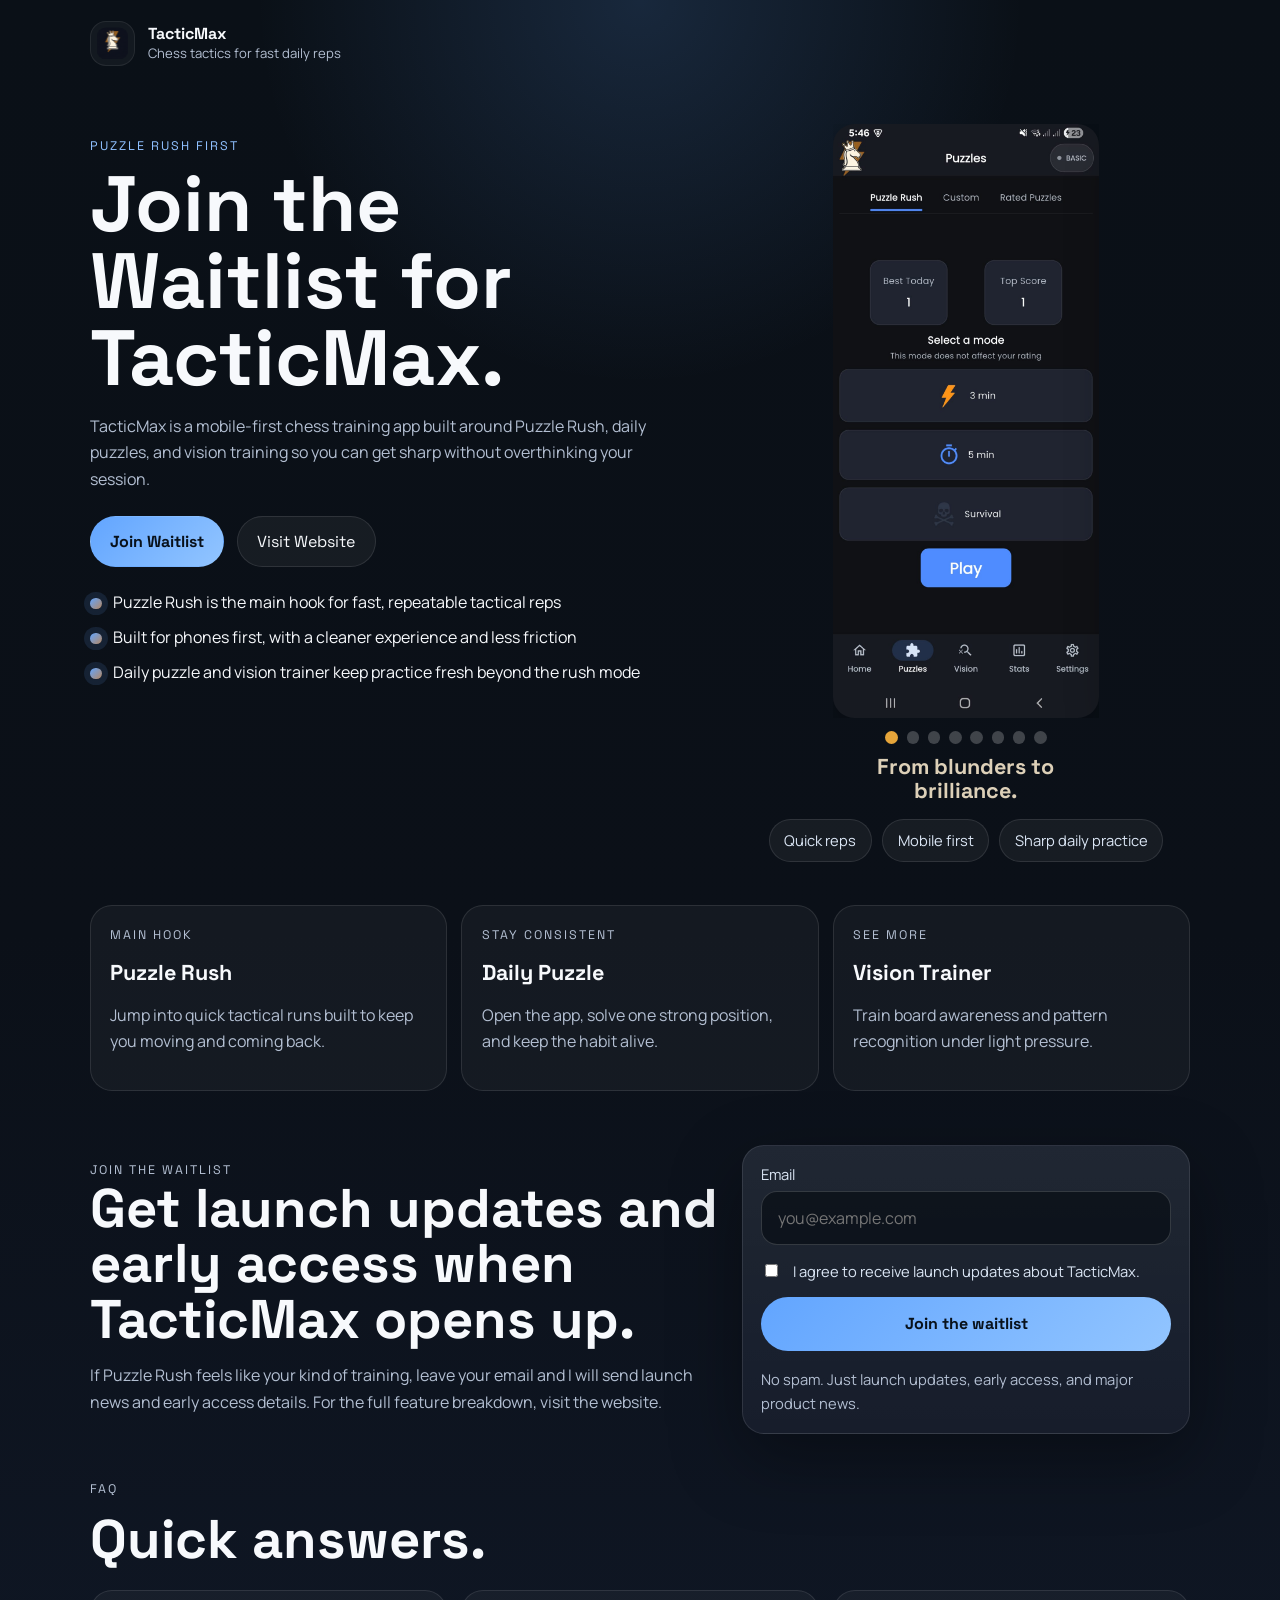
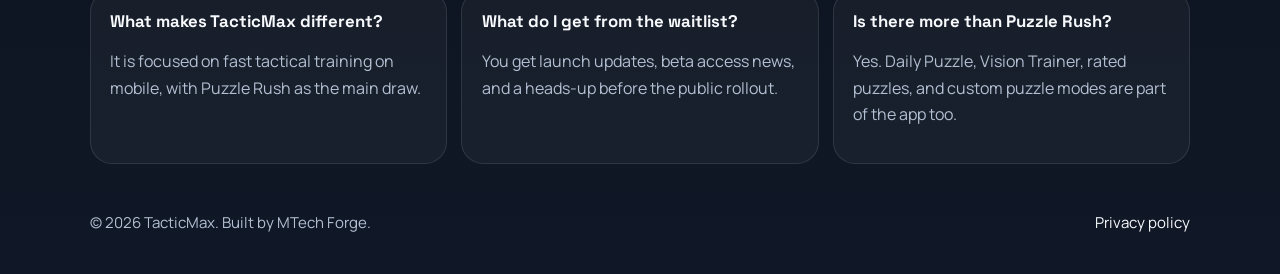
<file: index.html>
<!DOCTYPE html>
<html lang="en">
<head>
  <meta charset="UTF-8">
  <link rel="icon" href="logo/App_Icon-rounded.png">
  <meta name="viewport" content="width=device-width, initial-scale=1.0">
  <meta
    name="description"
    content="Join the TacticMax waitlist for early access to a mobile-first chess tactics app built around Puzzle Rush."
  >
  <title>TacticMax Waitlist</title>
  <link rel="preconnect" href="https://fonts.googleapis.com">
  <link rel="preconnect" href="https://fonts.gstatic.com" crossorigin>
  <link
    href="https://fonts.googleapis.com/css2?family=Space+Grotesk:wght@500;700&family=Manrope:wght@400;500;600;700&display=swap"
    rel="stylesheet"
  >
  <link rel="stylesheet" href="styles.css">
  <script src="config.js" defer></script>
  <script src="script.js" defer></script>
</head>
<body>
  <div class="page-shell">
    <header class="site-header">
      <a class="brand" href="#top" aria-label="TacticMax home">
        <img class="brand-logo" src="logo/logo.png" alt="TacticMax logo">
        <span class="brand-copy">
          <strong>TacticMax</strong>
          <small>Chess tactics for fast daily reps</small>
        </span>
      </a>
    </header>

    <main id="top">
      <section class="hero section reveal">
        <div class="hero-copy">
          <p class="eyebrow">Puzzle Rush first</p>
          <h1>Join the Waitlist for TacticMax.</h1>
          <p class="hero-text">
            TacticMax is a mobile-first chess training app built around Puzzle Rush,
            daily puzzles, and vision training so you can get sharp without overthinking your session.
          </p>
          <div class="hero-actions">
            <a class="button button-primary" href="#waitlist">Join Waitlist</a>
            <a
              class="button button-secondary"
              href="https://tacticmax.netlify.app/"
              target="_blank"
              rel="noreferrer"
            >
              Visit Website
            </a>
          </div>
          <ul class="hero-points" aria-label="Product highlights">
            <li>Puzzle Rush is the main hook for fast, repeatable tactical reps</li>
            <li>Built for phones first, with a cleaner experience and less friction</li>
            <li>Daily puzzle and vision trainer keep practice fresh beyond the rush mode</li>
          </ul>
        </div>

        <div class="hero-visual">
          <div class="phone-stage">
            <div class="hero-slider" aria-label="TacticMax screenshots">
              <div class="hero-slide">
                <img
                  class="app-shot hero-shot"
                  src="Screenhots/Puzzle_Rush.jpeg"
                  alt="Puzzle Rush mode in TacticMax"
                >
              </div>
              <div class="hero-slide">
                <img
                  class="app-shot hero-shot"
                  src="Screenhots/Home.jpeg"
                  alt="TacticMax home screen"
                >
              </div>
              <div class="hero-slide">
                <img
                  class="app-shot hero-shot"
                  src="Screenhots/Daily_puzzle.jpeg"
                  alt="Daily puzzle screen in TacticMax"
                >
              </div>
              <div class="hero-slide">
                <img
                  class="app-shot hero-shot"
                  src="Screenhots/Vision_Trainer.jpeg"
                  alt="Vision trainer screen in TacticMax"
                >
              </div>
              <div class="hero-slide">
                <img
                  class="app-shot hero-shot"
                  src="Screenhots/Rated_puzzles.jpeg"
                  alt="Rated puzzles screen in TacticMax"
                >
              </div>
              <div class="hero-slide">
                <img
                  class="app-shot hero-shot"
                  src="Screenhots/Custom_Puzzles.jpeg"
                  alt="Custom puzzles screen in TacticMax"
                >
              </div>
              <div class="hero-slide">
                <img
                  class="app-shot hero-shot"
                  src="Screenhots/Game_over1.jpeg"
                  alt="Game over screen in TacticMax"
                >
              </div>
              <div class="hero-slide">
                <img
                  class="app-shot hero-shot"
                  src="Screenhots/Game_over2.jpeg"
                  alt="Game over stats screen in TacticMax"
                >
              </div>
            </div>
            <div class="slider-meta" aria-label="Screenshot slider details">
              <div class="slider-dots" id="hero-slider-dots" aria-label="Screenshot progress"></div>
              <p class="slider-caption">From blunders to brilliance.</p>
            </div>
          </div>
          <div class="hero-badges" aria-label="Key promises">
            <span>Quick reps</span>
            <span>Mobile first</span>
            <span>Sharp daily practice</span>
          </div>
        </div>
      </section>

      <section class="section compact-section reveal">
        <div class="feature-list">
          <article class="feature-card">
            <p class="feature-kicker">Main hook</p>
            <h2>Puzzle Rush</h2>
            <p>Jump into quick tactical runs built to keep you moving and coming back.</p>
          </article>
          <article class="feature-card">
            <p class="feature-kicker">Stay consistent</p>
            <h2>Daily Puzzle</h2>
            <p>Open the app, solve one strong position, and keep the habit alive.</p>
          </article>
          <article class="feature-card">
            <p class="feature-kicker">See more</p>
            <h2>Vision Trainer</h2>
            <p>Train board awareness and pattern recognition under light pressure.</p>
          </article>
        </div>
      </section>

      <section class="section reveal" id="waitlist">
        <div class="waitlist-wrap">
          <div class="waitlist-copy">
            <p class="eyebrow">Join the waitlist</p>
            <h2>Get launch updates and early access when TacticMax opens up.</h2>
            <p>
              If Puzzle Rush feels like your kind of training, leave your email and
              I will send launch news and early access details. For the full feature breakdown,
              visit the website.
            </p>
          </div>

          <aside class="waitlist-panel">
            <form
              id="waitlist-form"
              class="waitlist-form"
              name="waitlist"
              method="POST"
              action="/success.html"
              data-netlify="true"
              netlify-honeypot="company"
            >
              <input type="hidden" name="form-name" value="waitlist">
              <input type="hidden" name="page_url" id="page-url">
              <input type="hidden" name="referrer" id="referrer">

              <div class="honeypot" aria-hidden="true">
                <label for="company">Company</label>
                <input id="company" name="company" type="text" tabindex="-1" autocomplete="off">
              </div>

              <label class="field">
                <span>Email</span>
                <input
                  id="email"
                  name="email"
                  type="email"
                  maxlength="255"
                  placeholder="you@example.com"
                  autocomplete="email"
                  required
                >
              </label>

              <label class="checkbox-field">
                <input id="consent" name="consent" type="checkbox" value="true" required>
                <span>I agree to receive launch updates about TacticMax.</span>
              </label>

              <button class="button button-primary button-submit" type="submit">
                Join the waitlist
              </button>

              <p class="form-note">
                No spam. Just launch updates, early access, and major product news.
              </p>
            </form>
          </aside>
        </div>
      </section>

      <section class="section faq-section reveal" id="faq">
        <div class="section-heading">
          <p class="eyebrow">FAQ</p>
          <h2>Quick answers.</h2>
        </div>

        <div class="faq-list">
          <article class="faq-item">
            <h3>What makes TacticMax different?</h3>
            <p>It is focused on fast tactical training on mobile, with Puzzle Rush as the main draw.</p>
          </article>
          <article class="faq-item">
            <h3>What do I get from the waitlist?</h3>
            <p>You get launch updates, beta access news, and a heads-up before the public rollout.</p>
          </article>
          <article class="faq-item">
            <h3>Is there more than Puzzle Rush?</h3>
            <p>Yes. Daily Puzzle, Vision Trainer, rated puzzles, and custom puzzle modes are part of the app too.</p>
          </article>
        </div>
      </section>
    </main>

    <footer class="site-footer">
      <p>&copy; <span id="year"></span> TacticMax. Built by MTech Forge.</p>
      <a href="https://mtechstudio-cloud.github.io/chess-puzzle-privacy/privacy_policy.html">Privacy policy</a>
    </footer>
  </div>
</body>
</html>
</file>
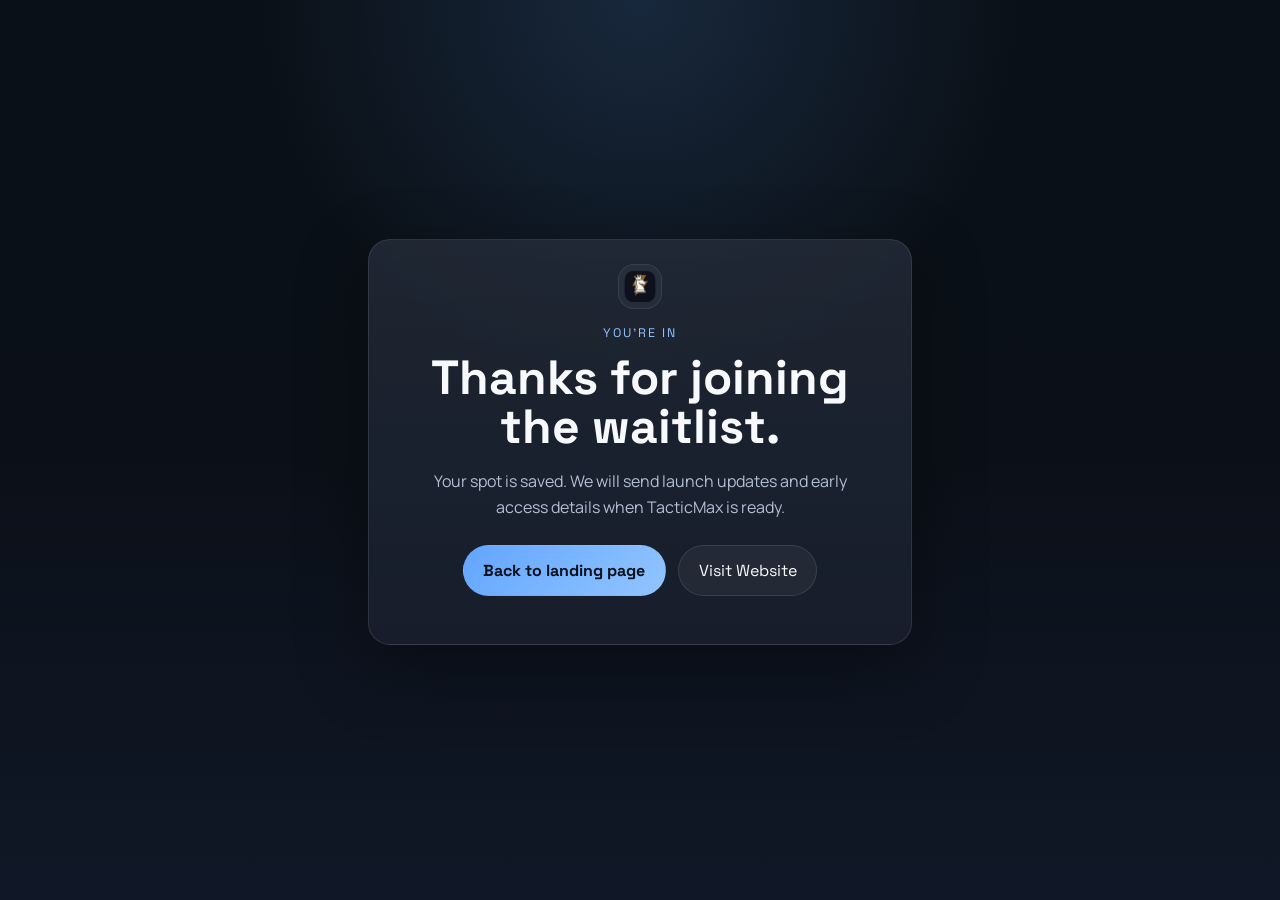
<file: success.html>
<!DOCTYPE html>
<html lang="en">
<head>
  <meta charset="UTF-8">
  <link rel="icon" href="logo/App_Icon-rounded.png">
  <meta name="viewport" content="width=device-width, initial-scale=1.0">
  <meta name="description" content="Thanks for joining the TacticMax waitlist.">
  <title>TacticMax Waitlist Success</title>
  <link rel="preconnect" href="https://fonts.googleapis.com">
  <link rel="preconnect" href="https://fonts.gstatic.com" crossorigin>
  <link
    href="https://fonts.googleapis.com/css2?family=Space+Grotesk:wght@500;700&family=Manrope:wght@400;500;600;700&display=swap"
    rel="stylesheet"
  >
  <link rel="stylesheet" href="styles.css">
  <script src="script.js" defer></script>
</head>
<body>
  <div class="page-shell">
    <main class="success-page">
      <section class="success-card reveal">
        <img class="brand-logo success-logo" src="logo/logo.png" alt="TacticMax logo">
        <p class="eyebrow">You're in</p>
        <h1>Thanks for joining the waitlist.</h1>
        <p class="success-copy">
          Your spot is saved. We will send launch updates and early access details when TacticMax is ready.
        </p>
        <div class="hero-actions success-actions">
          <a class="button button-primary" href="./">Back to landing page</a>
          <a
            class="button button-secondary"
            href="https://tacticmax.netlify.app/"
            target="_blank"
            rel="noreferrer"
          >
            Visit Website
          </a>
        </div>
      </section>
    </main>
  </div>
</body>
</html>
</file>
<file: styles.css>
:root {
  --bg: #0b1018;
  --bg-soft: #101827;
  --surface: rgba(16, 24, 39, 0.82);
  --surface-strong: #131d2c;
  --surface-soft: rgba(255, 255, 255, 0.05);
  --text: #f7f9fc;
  --muted: #b3bfd2;
  --accent: #62a5ff;
  --accent-strong: #8fc0ff;
  --line: rgba(255, 255, 255, 0.1);
  --line-strong: rgba(255, 255, 255, 0.16);
  --success: #8df0b5;
  --shadow: 0 24px 70px rgba(0, 0, 0, 0.34);
  --radius-xl: 28px;
  --radius-lg: 22px;
  --radius-md: 16px;
  --container: 1100px;
}

* {
  box-sizing: border-box;
}

html {
  scroll-behavior: smooth;
}

body {
  margin: 0;
  min-height: 100vh;
  background:
    radial-gradient(circle at top center, rgba(98, 165, 255, 0.16), transparent 24rem),
    linear-gradient(180deg, #0a1017 0%, #0b1018 50%, #101827 100%);
  color: var(--text);
  font-family: "Manrope", "Segoe UI", sans-serif;
  -webkit-text-size-adjust: 100%;
}

a {
  color: inherit;
  text-decoration: none;
}

button,
input {
  font: inherit;
}

img {
  display: block;
  max-width: 100%;
}

.page-shell {
  width: min(calc(100% - 1.2rem), var(--container));
  margin: 0 auto;
  padding-bottom: calc(2rem + env(safe-area-inset-bottom, 0px));
}

.site-header,
.section,
.site-footer {
  position: relative;
  z-index: 1;
}

.site-header {
  display: flex;
  align-items: center;
  justify-content: space-between;
  gap: 1rem;
  padding: 1rem 0 0.75rem;
}

.brand {
  display: inline-flex;
  align-items: center;
  gap: 0.85rem;
  min-width: 0;
}

.brand-logo {
  width: 2.8rem;
  height: 2.8rem;
  object-fit: contain;
  border-radius: 16px;
  background: rgba(255, 255, 255, 0.04);
  border: 1px solid rgba(255, 255, 255, 0.08);
  padding: 0.35rem;
}

.brand-copy {
  display: grid;
  gap: 0.08rem;
}

.brand-copy strong,
.button,
.eyebrow,
.feature-kicker {
  font-family: "Space Grotesk", "Segoe UI", sans-serif;
}

.brand-copy strong {
  font-size: 1rem;
  line-height: 1.1;
}

.brand-copy small {
  color: var(--muted);
  font-size: 0.82rem;
}

.section {
  padding-top: 3.4rem;
}

.hero {
  display: grid;
  gap: 1.8rem;
  align-items: start;
}

.eyebrow,
.feature-kicker {
  margin: 0 0 0.8rem;
  color: var(--accent-strong);
  font-size: 0.78rem;
  letter-spacing: 0.16em;
  text-transform: uppercase;
}

.hero h1,
.section-heading h2,
.waitlist-copy h2,
.feature-card h2,
.screen-copy h3,
.faq-item h3 {
  margin: 0;
  font-family: "Space Grotesk", "Segoe UI", sans-serif;
}

.hero h1 {
  max-width: 12ch;
  font-size: clamp(2.65rem, 9vw, 4.9rem);
  line-height: 0.98;
}

.hero-text,
.section-heading p,
.waitlist-copy p,
.feature-card p,
.screen-copy p,
.faq-item p,
.form-note {
  color: var(--muted);
  line-height: 1.65;
}

.hero-text {
  margin: 1rem 0 0;
  max-width: 36rem;
  font-size: 1rem;
}

.hero-actions {
  display: flex;
  flex-wrap: wrap;
  gap: 0.8rem;
  margin: 1.5rem 0;
}

.button {
  display: inline-flex;
  align-items: center;
  justify-content: center;
  min-height: 3rem;
  padding: 0.88rem 1.2rem;
  border-radius: 999px;
  border: 1px solid transparent;
  transition:
    transform 180ms ease,
    border-color 180ms ease,
    background 180ms ease;
}

.button:hover,
.button:focus-visible {
  transform: translateY(-1px);
}

.button-primary {
  background: linear-gradient(135deg, var(--accent), #92c5ff);
  color: #08111b;
  font-weight: 700;
}

.button-secondary {
  background: rgba(255, 255, 255, 0.05);
  border-color: var(--line);
  color: var(--text);
}

.header-cta {
  flex-shrink: 0;
}

.hero-points {
  display: grid;
  gap: 0.8rem;
  padding: 0;
  margin: 0;
  list-style: none;
}

.hero-points li {
  display: flex;
  gap: 0.7rem;
  align-items: flex-start;
}

.hero-points li::before {
  content: "";
  width: 0.72rem;
  height: 0.72rem;
  flex: 0 0 auto;
  margin-top: 0.42rem;
  border-radius: 999px;
  background: linear-gradient(135deg, var(--accent), #b58863);
  box-shadow: 0 0 0 6px rgba(98, 165, 255, 0.12);
}

.hero-visual {
  display: grid;
  gap: 1rem;
  justify-items: center;
  transform: translateY(-0.5rem);
}

.phone-stage {
  width: min(100%, 16rem);
}

.hero-slider {
  display: grid;
  grid-auto-flow: column;
  grid-auto-columns: 100%;
  gap: 0.75rem;
  overflow-x: auto;
  overscroll-behavior-x: contain;
  scroll-snap-type: x mandatory;
  scrollbar-width: none;
  -webkit-overflow-scrolling: touch;
}

.hero-slider::-webkit-scrollbar {
  display: none;
}

.hero-slide {
  scroll-snap-align: start;
  width: 100%;
}

.app-shot {
  width: 100%;
  height: auto;
  display: block;
  border-radius: 1.35rem;
  box-shadow: 0 18px 46px rgba(0, 0, 0, 0.28);
}

.hero-shot {
  max-width: none;
}

.slider-meta {
  width: 100%;
  margin-inline: auto;
  padding-top: 0.8rem;
  display: grid;
  justify-items: center;
  text-align: center;
}

.slider-dots {
  display: flex;
  align-items: center;
  justify-content: center;
  gap: 0.55rem;
  margin-bottom: 0.7rem;
}

.slider-dot {
  width: 0.78rem;
  height: 0.78rem;
  border: 0;
  padding: 0;
  border-radius: 999px;
  background: rgba(255, 255, 255, 0.22);
  cursor: pointer;
  transition:
    transform 180ms ease,
    background 180ms ease,
    opacity 180ms ease;
}

.slider-dot:hover,
.slider-dot:focus-visible {
  transform: scale(1.08);
  background: rgba(255, 255, 255, 0.4);
}

.slider-dot.is-active {
  background: #e6a53a;
}

.slider-caption {
  margin: 0;
  color: #ddd0b8;
  font-family: "Space Grotesk", "Segoe UI", sans-serif;
  font-size: clamp(1rem, 2.2vw, 1.35rem);
  font-weight: 700;
  line-height: 1.12;
}

.hero-badges {
  display: flex;
  flex-wrap: wrap;
  justify-content: center;
  gap: 0.65rem;
  position: relative;
  z-index: 1;
}

.hero-badges span {
  padding: 0.65rem 0.9rem;
  border-radius: 999px;
  background: rgba(255, 255, 255, 0.05);
  border: 1px solid var(--line);
  color: #dbe6f5;
  font-size: 0.92rem;
}

.compact-section {
  padding-top: 2.2rem;
}

.feature-list {
  display: grid;
  gap: 0.9rem;
}

.feature-card,
.waitlist-panel,
.faq-item {
  background: rgba(255, 255, 255, 0.04);
  border: 1px solid var(--line);
  border-radius: var(--radius-lg);
}

.feature-card {
  padding: 1.2rem;
}

.feature-card h2 {
  margin-bottom: 0.55rem;
  font-size: 1.35rem;
}

.section-heading {
  display: grid;
  gap: 0.8rem;
  max-width: 40rem;
}

.section-heading h2,
.waitlist-copy h2 {
  font-size: clamp(2rem, 7vw, 3.4rem);
  line-height: 1.02;
}

.section-heading p {
  margin: 0;
}

.waitlist-wrap {
  display: grid;
  gap: 1rem;
  align-items: start;
}

.waitlist-copy p {
  margin: 0.95rem 0 0;
}

.waitlist-panel {
  padding: 1.1rem;
  background:
    linear-gradient(180deg, rgba(255, 255, 255, 0.07), rgba(255, 255, 255, 0.03)),
    var(--surface);
  box-shadow: var(--shadow);
}

.waitlist-form {
  display: grid;
  gap: 1rem;
}

.field,
.checkbox-field {
  display: grid;
  gap: 0.45rem;
}

.field span,
.checkbox-field span {
  font-size: 0.92rem;
  color: #dbe6f5;
}

.field input {
  width: 100%;
  border: 1px solid var(--line-strong);
  border-radius: var(--radius-md);
  padding: 0.95rem 1rem;
  min-height: 3.25rem;
  color: var(--text);
  background: rgba(8, 13, 21, 0.7);
  outline: none;
  transition:
    border-color 180ms ease,
    box-shadow 180ms ease;
}

.field input:focus {
  border-color: rgba(143, 192, 255, 0.85);
  box-shadow: 0 0 0 4px rgba(98, 165, 255, 0.15);
}

.checkbox-field {
  grid-template-columns: auto 1fr;
  align-items: start;
  gap: 0.75rem;
}

.checkbox-field input {
  margin-top: 0.15rem;
  accent-color: var(--accent);
}

.button-submit {
  width: 100%;
  border: 0;
  cursor: pointer;
  min-height: 3.35rem;
}

.button-submit[disabled] {
  cursor: progress;
  opacity: 0.74;
  transform: none;
}

.form-note,
.form-status {
  margin: 0;
}

.form-note {
  font-size: 0.92rem;
}

.form-status {
  min-height: 1.4rem;
  font-size: 0.94rem;
}

.form-status.success {
  color: var(--success);
}

.form-status.error {
  color: #ffb8b8;
}

.honeypot {
  position: absolute;
  left: -9999px;
  width: 1px;
  height: 1px;
  overflow: hidden;
}

.faq-section {
  padding-top: 2.8rem;
}

.faq-list {
  display: grid;
  gap: 0.9rem;
  margin-top: 1.4rem;
}

.faq-item {
  padding: 1.2rem;
}

.faq-item h3 {
  margin-bottom: 0.45rem;
  font-size: 1.05rem;
}

.site-footer {
  display: flex;
  flex-direction: column;
  align-items: flex-start;
  gap: 0.55rem;
  padding: 3rem 0 0.6rem;
  color: var(--muted);
  font-size: 0.94rem;
}

.site-footer p {
  margin: 0;
}

.site-footer a {
  color: var(--text);
}

.success-page {
  min-height: calc(100vh - 2rem);
  display: grid;
  place-items: center;
  padding: 2rem 0 1rem;
}

.success-card {
  width: min(100%, 34rem);
  padding: 1.5rem;
  border-radius: var(--radius-lg);
  background:
    linear-gradient(180deg, rgba(255, 255, 255, 0.07), rgba(255, 255, 255, 0.03)),
    var(--surface);
  border: 1px solid var(--line);
  box-shadow: var(--shadow);
  text-align: center;
}

.success-logo {
  margin: 0 auto 1rem;
}

.success-card h1 {
  margin: 0;
  font-family: "Space Grotesk", "Segoe UI", sans-serif;
  font-size: clamp(2rem, 7vw, 3rem);
  line-height: 1.02;
}

.success-copy {
  margin: 1rem auto 0;
  max-width: 28rem;
  color: var(--muted);
  line-height: 1.65;
}

.success-actions {
  justify-content: center;
}

.reveal {
  opacity: 0;
  transform: translateY(22px);
  transition:
    opacity 540ms ease,
    transform 540ms ease;
}

.reveal.revealed {
  opacity: 1;
  transform: translateY(0);
}

@media (min-width: 700px) {
  .page-shell {
    width: min(calc(100% - 2rem), var(--container));
  }

  .feature-list,
  .faq-list {
    grid-template-columns: repeat(3, minmax(0, 1fr));
  }

  .waitlist-wrap {
    grid-template-columns: minmax(0, 1fr) minmax(320px, 28rem);
  }

  .site-footer {
    flex-direction: row;
    justify-content: space-between;
    align-items: center;
  }
}

@media (min-width: 960px) {
  .site-header {
    padding-top: 1.3rem;
  }

  .hero {
    grid-template-columns: minmax(0, 1fr) minmax(360px, 28rem);
    gap: 2.4rem;
  }

  .hero-copy {
    padding-top: 0.35rem;
  }

  .phone-stage {
    width: min(100%, 16.65rem);
  }

}

@media (max-width: 760px) {
  .page-shell {
    width: min(calc(100% - 1rem), var(--container));
  }

  .site-header {
    flex-direction: column;
    align-items: stretch;
    gap: 0.85rem;
    padding-top: calc(0.9rem + env(safe-area-inset-top, 0px));
  }

  .brand {
    width: 100%;
  }

  .header-cta {
    width: 100%;
  }

  .section {
    padding-top: 2.5rem;
  }

  .hero {
    gap: 1.2rem;
  }

  .hero h1 {
    max-width: none;
    font-size: clamp(2.25rem, 10vw, 3.4rem);
  }

  .hero-text {
    font-size: 0.98rem;
  }

  .hero-actions,
  .success-actions {
    display: grid;
    grid-template-columns: 1fr;
    gap: 0.75rem;
  }

  .hero-actions .button,
  .success-actions .button {
    width: 100%;
  }

  .hero-visual {
    transform: none;
    gap: 0.8rem;
  }

  .phone-stage {
    width: min(100%, 17rem);
  }

  .hero-badges {
    width: 100%;
    gap: 0.55rem;
  }

  .hero-badges span {
    display: flex;
    align-items: center;
    flex: 1 1 calc(50% - 0.55rem);
    text-align: center;
    justify-content: center;
    min-height: 2.75rem;
  }

  .feature-card,
  .waitlist-panel,
  .faq-item,
  .success-card {
    border-radius: 18px;
  }

  .feature-card,
  .faq-item {
    padding: 1rem;
  }

  .waitlist-panel,
  .success-card {
    padding: 1rem;
  }

  .waitlist-copy h2,
  .section-heading h2 {
    font-size: clamp(1.9rem, 8vw, 2.5rem);
  }
}

@media (max-width: 640px) {
  .site-header {
    align-items: stretch;
  }

  .brand {
    gap: 0.7rem;
  }

  .brand-logo {
    width: 2.55rem;
    height: 2.55rem;
  }

  .brand-copy small {
    display: none;
  }

  .header-cta {
    min-height: 3.15rem;
    padding-inline: 0.95rem;
  }

  .slider-dots {
    gap: 0.42rem;
  }

  .slider-dot {
    width: 0.68rem;
    height: 0.68rem;
  }

  .slider-caption {
    font-size: 0.96rem;
  }

  .hero-points {
    gap: 0.7rem;
  }

  .hero-points li {
    font-size: 0.95rem;
  }

  .field input {
    min-height: 3.15rem;
    padding-inline: 0.95rem;
  }

  .checkbox-field {
    gap: 0.65rem;
  }

  .site-footer {
    padding-top: 2.4rem;
    font-size: 0.9rem;
  }

}
</file>
